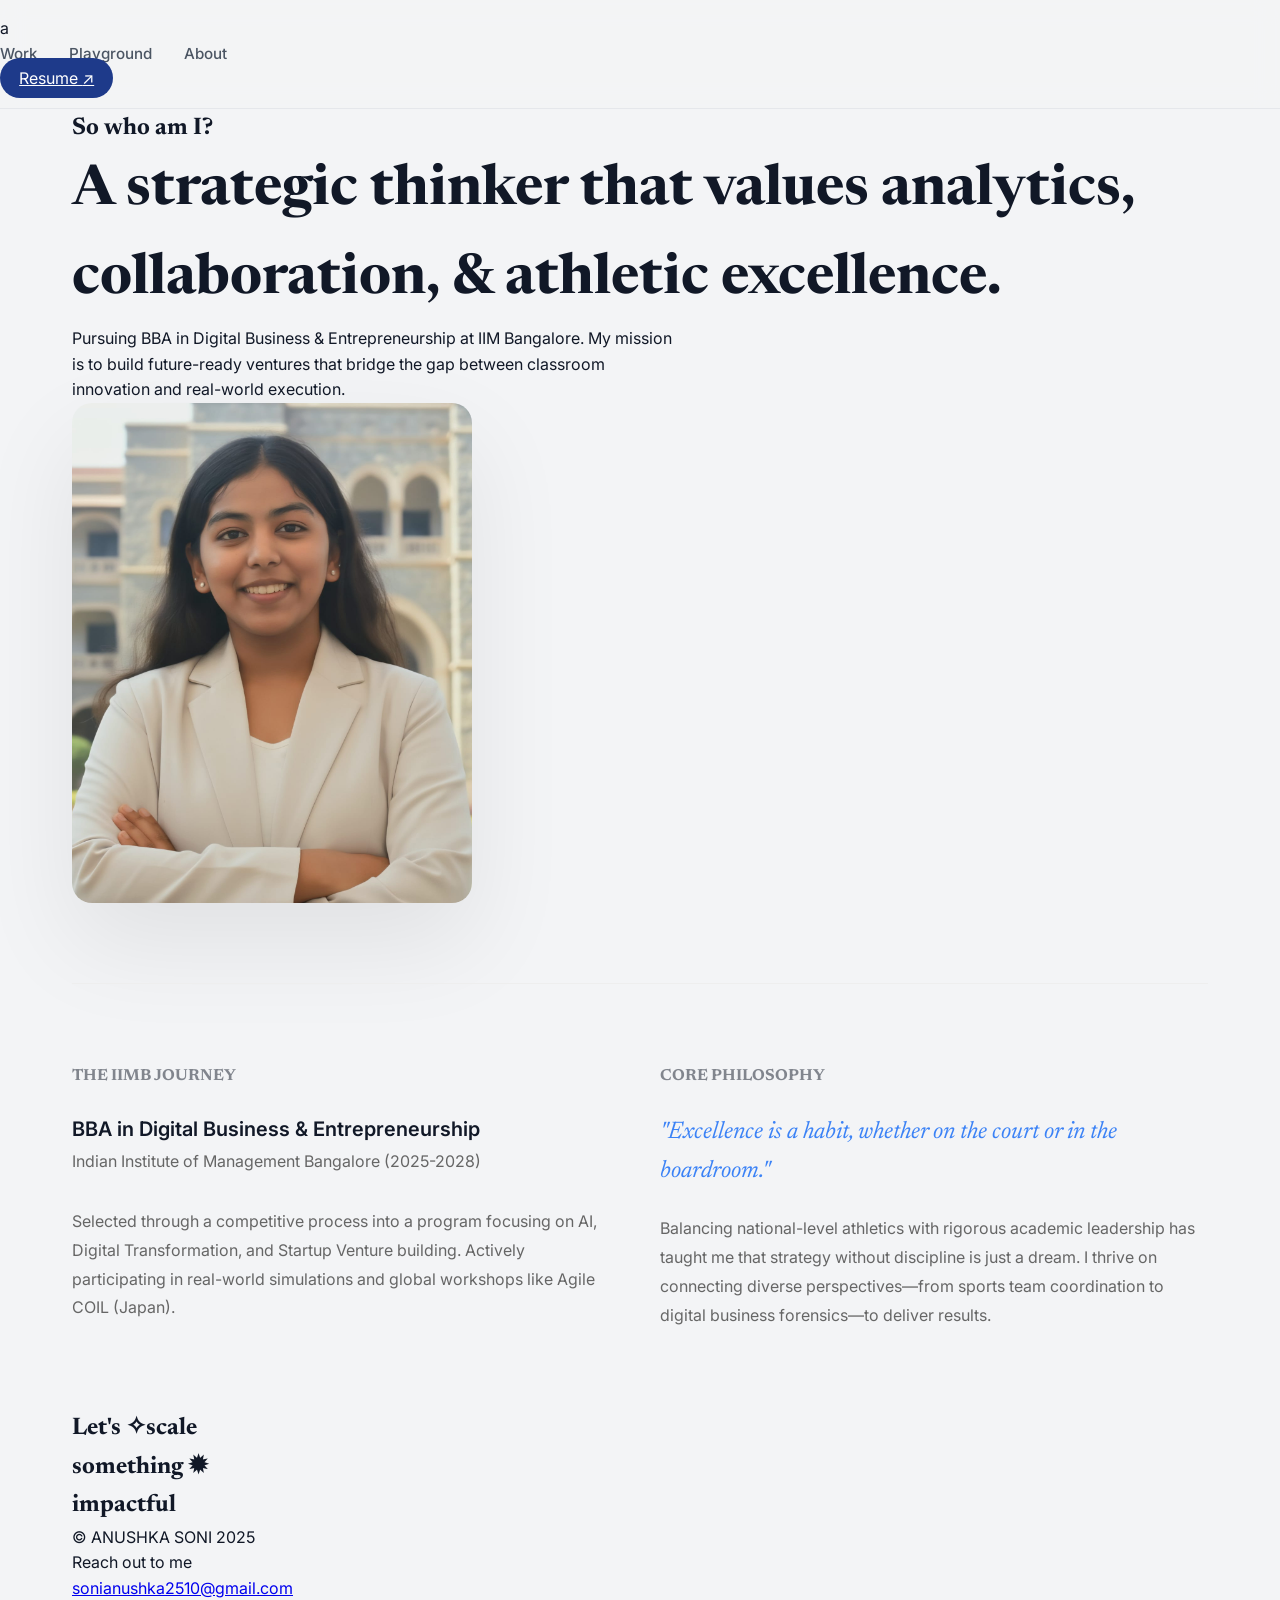
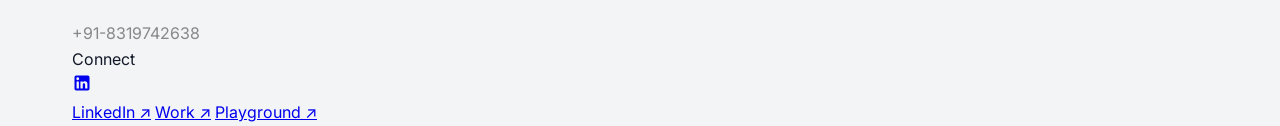
<file: about.html>
<!DOCTYPE html>
<html lang="en">
<head>
    <meta charset="UTF-8">
    <meta name="viewport" content="width=device-width, initial-scale=1.0">
    <title>About | Anushka Soni</title>
    <!-- Fonts -->
    <link rel="preconnect" href="https://fonts.googleapis.com">
    <link rel="preconnect" href="https://fonts.gstatic.com" crossorigin>
    <link href="https://fonts.googleapis.com/css2?family=Inter:wght@400;500;600&family=Newsreader:ital,wght@0,400;0,500;1,400;1,500&display=swap" rel="stylesheet">
    <link rel="stylesheet" href="styles.css">
</head>
<body>

    <nav class="navbar animate-on-scroll">
        <div class="nav-logo" onclick="window.location.href='index.html'">a</div>
        <div class="nav-links">
            <a href="index.html#work">Work</a>
            <a href="playground.html">Playground</a>
            <a href="about.html" class="active">About</a>
        </div>
        <a href="mailto:sonianushka2510@gmail.com" class="btn-resume">Resume <span class="arrow-up-right">↗</span></a>
    </nav>

    <div class="container">
        <!-- New About Hero Section based on latest screenshot -->
        <section class="about-hero animate-on-scroll">
            <div class="hero-content">
                <div class="hero-text">
                    <h2 class="subheading italic-serif">So who am I?</h2>
                    <h1 class="main-heading" style="font-size: 56px;">A strategic thinker that values analytics, collaboration, & athletic excellence.</h1>
                    <p class="description" style="max-width: 600px;">Pursuing BBA in Digital Business & Entrepreneurship at IIM Bangalore. My mission is to build future-ready ventures that bridge the gap between classroom innovation and real-world execution.</p>
                </div>
                <div class="hero-image" style="width: 400px; height: 500px; border-radius: 20px; overflow: hidden; box-shadow: 0 40px 100px rgba(0,0,0,0.08);">
                    <img src="assets/anushka_profile_new.jpeg" alt="Anushka Soni" style="width: 100%; height: 100%; object-fit: cover;">
                </div>
            </div>
        </section>

        <!-- Education Summary -->
        <section class="work-section animate-on-scroll" style="margin-top: 80px; padding-bottom: 80px; border-top: 1px solid #eee; padding-top: 80px;">
            <div style="display: grid; grid-template-columns: repeat(auto-fit, minmax(300px, 1fr)); gap: 40px;">
                <div>
                    <h3 class="case-title" style="font-size: 16px; opacity: 0.5; margin-bottom: 24px; text-transform: uppercase;">The IIMB Journey</h3>
                    <div style="margin-bottom: 32px;">
                        <p style="font-weight: 600; font-size: 20px;">BBA in Digital Business & Entrepreneurship</p>
                        <p style="font-size: 16px; color: #666; margin-top: 4px;">Indian Institute of Management Bangalore (2025-2028)</p>
                    </div>
                    <p style="color: #666; line-height: 1.8;">Selected through a competitive process into a program focusing on AI, Digital Transformation, and Startup Venture building. Actively participating in real-world simulations and global workshops like Agile COIL (Japan).</p>
                </div>
                <div>
                    <h3 class="case-title" style="font-size: 16px; opacity: 0.5; margin-bottom: 24px; text-transform: uppercase;">Core Philosophy</h3>
                    <p style="font-size: 24px; font-family: var(--font-serif); line-height: 1.6; color: var(--accent-blue); font-style: italic;">"Excellence is a habit, whether on the court or in the boardroom."</p>
                    <p style="margin-top: 24px; line-height: 1.8; color: #666;">Balancing national-level athletics with rigorous academic leadership has taught me that strategy without discipline is just a dream. I thrive on connecting diverse perspectives—from sports team coordination to digital business forensics—to deliver results.</p>
                </div>
            </div>
        </section>
    </div>

    <footer class="main-footer">
        <div class="container footer-wrap">
            <div class="footer-left">
                <h2 class="footer-logo-text">
                    Let's <span class="sparkle">✧</span>scale<br>
                    something <span class="sparkle">✹</span><br>
                    impactful
                </h2>
                <span class="footer-year">© ANUSHKA SONI 2025</span>
            </div>
            
            <div class="footer-right">
                <div class="contact-block">
                    <p class="contact-label">Reach out to me</p>
                    <a href="mailto:sonianushka2510@gmail.com" class="email-link">sonianushka2510@gmail.com</a>
                    <p style="margin-top: 20px; color: #888;">+91-8319742638</p>
                </div>
                
                <div class="social-block">
                    <p class="contact-label">Connect</p>
                    <div class="social-icons">
                        <a href="https://www.linkedin.com/in/anushka-soni-58915335b/?originalSubdomain=in" class="icon" aria-label="LinkedIn">
                            <svg width="20" height="20" viewBox="0 0 24 24" fill="currentColor"><path d="M19 3a2 2 0 0 1 2 2v14a2 2 0 0 1-2 2H5a2 2 0 0 1-2-2V5a2 2 0 0 1 2-2h14m-.5 15.5v-5.3a3.26 3.26 0 0 0-3.26-3.26c-.85 0-1.84.52-2.32 1.3v-1.11h-2.79v8.37h2.79v-4.93c0-.77.62-1.4 1.39-1.4a1.4 1.4 0 0 1 1.4 1.4v4.93h2.79M6.88 8.56a1.68 1.68 0 0 0 1.68-1.68c0-.93-.75-1.69-1.68-1.69a1.69 1.69 0 0 0-1.69 1.69c0 .93.76 1.68 1.69 1.68m1.39 9.94v-8.37H5.5v8.37h2.77z"/></svg>
                        </a>
                    </div>
                </div>

                <div class="footer-nav">
                    <a href="https://www.linkedin.com/in/anushka-soni-58915335b/?originalSubdomain=in">LinkedIn ↗</a>
                    <a href="index.html">Work ↗</a>
                    <a href="playground.html">Playground ↗</a>
                </div>
            </div>
        </div>
    </footer>

    <script src="script.js"></script>
</body>
</html>
</file>
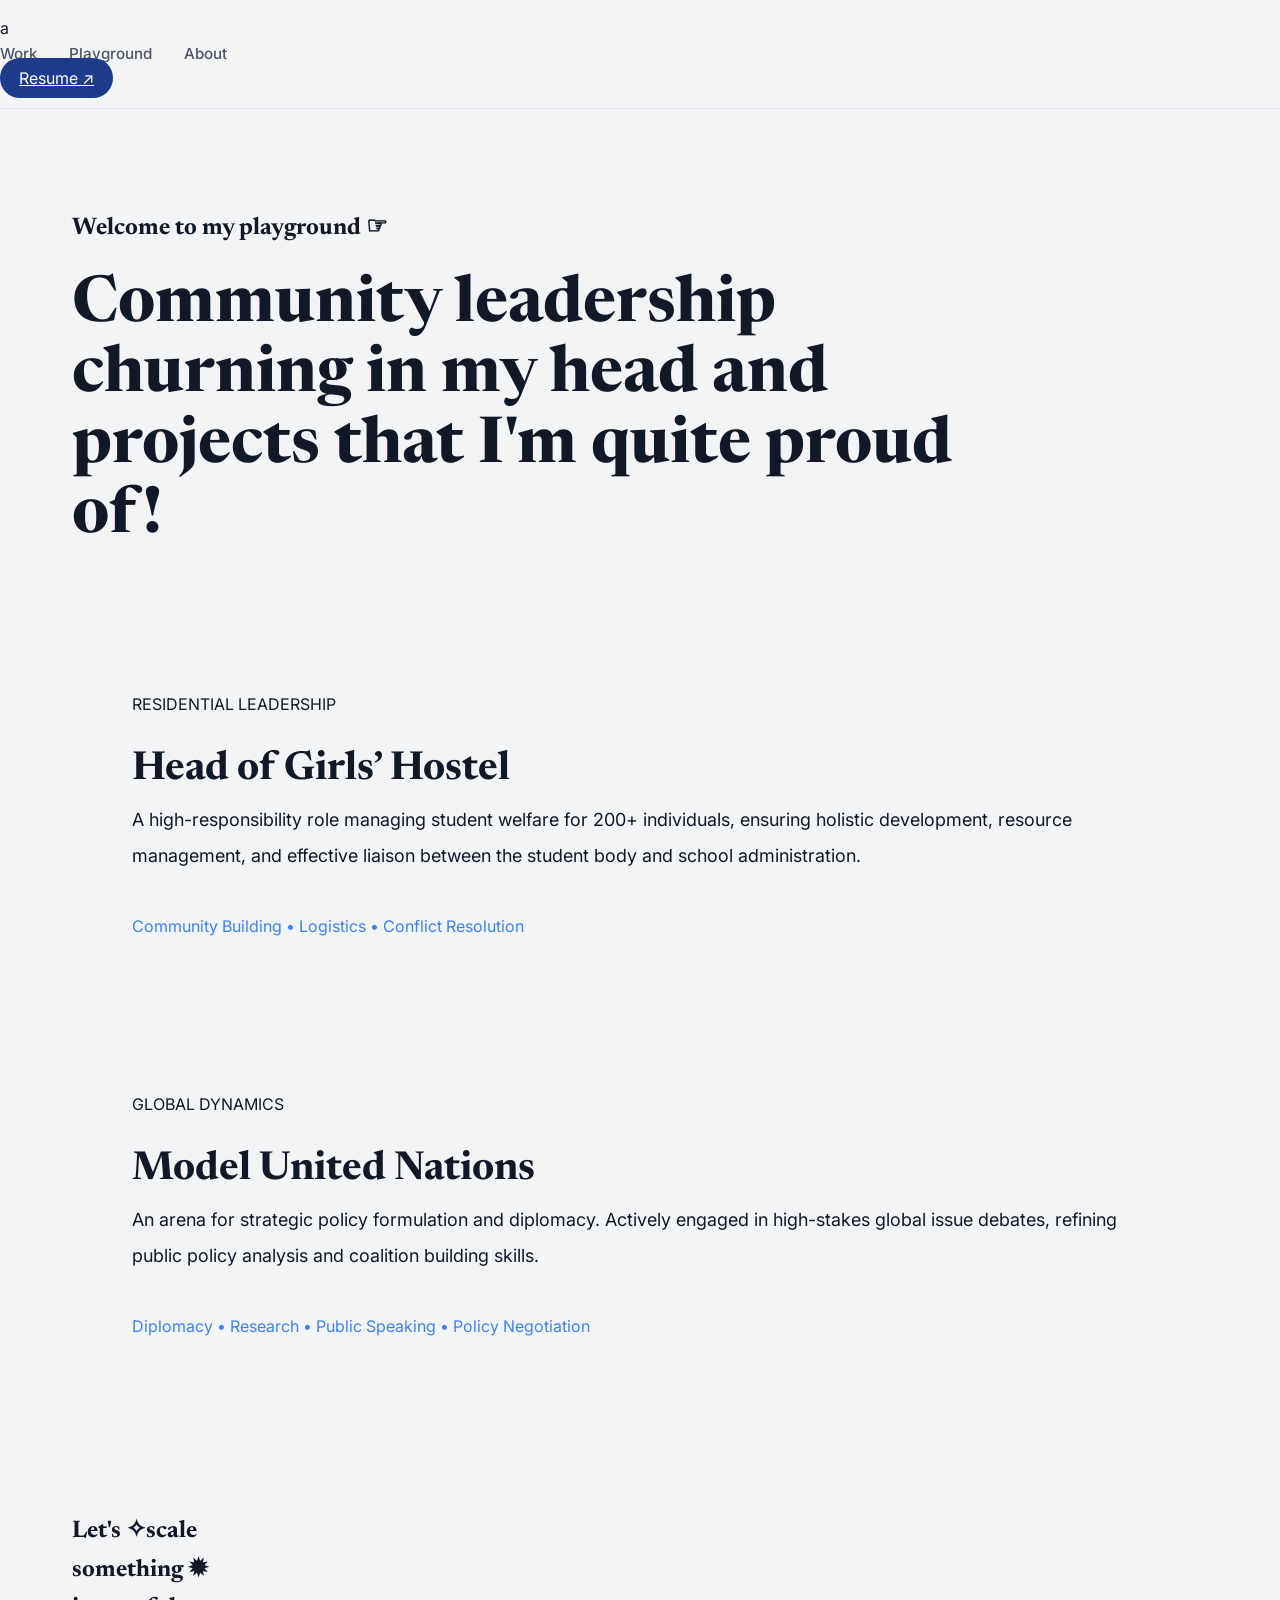
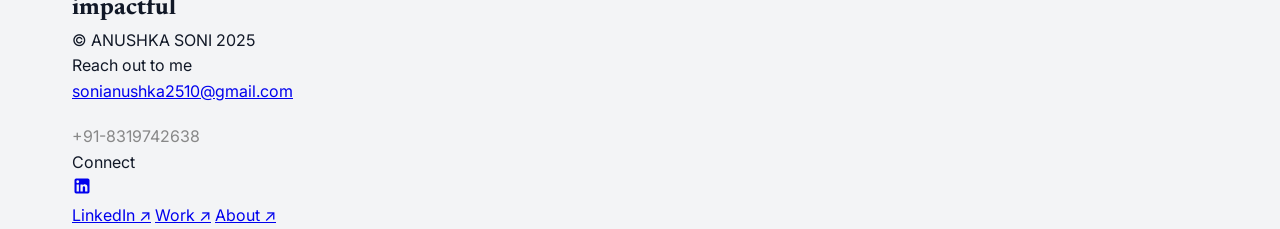
<file: playground.html>
<!DOCTYPE html>
<html lang="en">
<head>
    <meta charset="UTF-8">
    <meta name="viewport" content="width=device-width, initial-scale=1.0">
    <title>Playground | Anushka Soni</title>
    <!-- Fonts -->
    <link rel="preconnect" href="https://fonts.googleapis.com">
    <link rel="preconnect" href="https://fonts.gstatic.com" crossorigin>
    <link href="https://fonts.googleapis.com/css2?family=Inter:wght@400;500;600&family=Newsreader:ital,wght@0,400;0,500;1,400;1,500&display=swap" rel="stylesheet">
    <link rel="stylesheet" href="styles.css">
</head>
<body>

    <nav class="navbar animate-on-scroll">
        <div class="nav-logo" onclick="window.location.href='index.html'">a</div>
        <div class="nav-links">
            <a href="index.html#work">Work</a>
            <a href="playground.html" class="active">Playground</a>
            <a href="about.html">About</a>
        </div>
        <a href="mailto:sonianushka2510@gmail.com" class="btn-resume">Resume <span class="arrow-up-right">↗</span></a>
    </nav>

    <div class="container">
        <!-- New Playground Hero Section based on latest screenshot -->
        <section class="playground-v2 animate-on-scroll" style="padding-top: 100px; padding-bottom: 80px;">
            <div class="hero-v2-main-text" style="text-align: left; max-width: 900px;">
                <h2 class="subheading italic-serif">Welcome to my playground ☞</h2>
                <h1 class="main-heading" style="font-size: 64px; line-height: 1.1; margin-top: 24px;">Community leadership churning in my head and projects that I'm quite proud of!</h1>
            </div>

            <!-- Leadership / Playground Gallery -->
            <div class="projects-grid" style="margin-top: 80px;">
                <div class="project-card">
                    <div class="leadership-card" style="min-height: 400px; padding: 60px; justify-content: space-between;">
                        <div>
                            <span class="case-year">RESIDENTIAL LEADERSHIP</span>
                            <h3 style="font-size: 40px; margin-top: 20px;" class="case-title">Head of Girls’ Hostel</h3>
                        </div>
                        <p class="case-desc" style="font-size: 18px; line-height: 2;">A high-responsibility role managing student welfare for 200+ individuals, ensuring holistic development, resource management, and effective liaison between the student body and school administration.</p>
                        <div style="margin-top: 40px; color: var(--accent-blue);">Community Building • Logistics • Conflict Resolution</div>
                    </div>
                </div>

                <div class="project-card">
                    <div class="leadership-card" style="min-height: 400px; padding: 60px; justify-content: space-between; border-color: #eee;">
                        <div>
                            <span class="case-year">GLOBAL DYNAMICS</span>
                            <h3 style="font-size: 40px; margin-top: 20px;" class="case-title">Model United Nations</h3>
                        </div>
                        <p class="case-desc" style="font-size: 18px; line-height: 2;">An arena for strategic policy formulation and diplomacy. Actively engaged in high-stakes global issue debates, refining public policy analysis and coalition building skills.</p>
                        <div style="margin-top: 40px; color: var(--accent-blue);">Diplomacy • Research • Public Speaking • Policy Negotiation</div>
                    </div>
                </div>
            </div>
            
            <!-- <div class="case-study animate-on-scroll" style="margin-top: 100px;">
                <div class="case-text">
                    <h3 class="case-title">Agile COIL Workshop — Japan</h3>
                    <span class="case-year">HIROSHIMA UNIVERSITY</span>
                    <p class="case-desc">Represented IIMB globally, collaborating on <strong>circular economy and sustainable business</strong> models. Developing adaptability and a global perspective on complex problem solving.</p>
                </div>
                <div class="case-img-wrapper" style="background: #fdfbf7;">
                    <img src="https://images.unsplash.com/photo-1517048676732-d65bc937f952?auto=format&fit=crop&q=80&w=800" alt="Global Workshop">
                </div>
            </div> -->
        </section>
    </div>

    <footer class="main-footer">
        <div class="container footer-wrap">
            <div class="footer-left">
                <h2 class="footer-logo-text">
                    Let's <span class="sparkle">✧</span>scale<br>
                    something <span class="sparkle">✹</span><br>
                    impactful
                </h2>
                <span class="footer-year">© ANUSHKA SONI 2025</span>
            </div>
            
            <div class="footer-right">
                <div class="contact-block">
                    <p class="contact-label">Reach out to me</p>
                    <a href="mailto:sonianushka2510@gmail.com" class="email-link">sonianushka2510@gmail.com</a>
                    <p style="margin-top: 20px; color: #888;">+91-8319742638</p>
                </div>
                
                <div class="social-block">
                    <p class="contact-label">Connect</p>
                    <div class="social-icons">
                        <a href="https://www.linkedin.com/in/anushka-soni-58915335b/?originalSubdomain=in" class="icon" aria-label="LinkedIn">
                            <svg width="20" height="20" viewBox="0 0 24 24" fill="currentColor"><path d="M19 3a2 2 0 0 1 2 2v14a2 2 0 0 1-2 2H5a2 2 0 0 1-2-2V5a2 2 0 0 1 2-2h14m-.5 15.5v-5.3a3.26 3.26 0 0 0-3.26-3.26c-.85 0-1.84.52-2.32 1.3v-1.11h-2.79v8.37h2.79v-4.93c0-.77.62-1.4 1.39-1.4a1.4 1.4 0 0 1 1.4 1.4v4.93h2.79M6.88 8.56a1.68 1.68 0 0 0 1.68-1.68c0-.93-.75-1.69-1.68-1.69a1.69 1.69 0 0 0-1.69 1.69c0 .93.76 1.68 1.69 1.68m1.39 9.94v-8.37H5.5v8.37h2.77z"/></svg>
                        </a>
                    </div>
                </div>

                <div class="footer-nav">
                    <a href="https://www.linkedin.com/in/anushka-soni-58915335b/?originalSubdomain=in">LinkedIn ↗</a>
                    <a href="index.html">Work ↗</a>
                    <a href="about.html">About ↗</a>
                </div>
            </div>
        </div>
    </footer>

    <script src="script.js"></script>
</body>
</html>
</file>
<file: styles.css>
:root {
  --bg-primary: #f3f4f6;
  --bg-white: #ffffff;
  --text-main: #111827;
  --text-muted: #4b5563;
  --primary-navy: #1e3a8a;
  --accent-blue: #3b82f6;
  --border-color: #e5e7eb;
  --font-serif: 'Newsreader', serif;
  --font-sans: 'Inter', sans-serif;
  --container-max: 1200px;
}

* {
  margin: 0;
  padding: 0;
  box-sizing: border-box;
}

html {
  scroll-behavior: smooth;
}

body {
  font-family: var(--font-sans);
  background-color: var(--bg-primary);
  color: var(--text-main);
  line-height: 1.6;
  -webkit-font-smoothing: antialiased;
}

.container {
  max-width: var(--container-max);
  margin: 0 auto;
  padding: 0 2rem;
}

h1, h2, h3, .serif {
  font-family: var(--font-serif);
}

.italic {
  font-style: italic;
}

/* Animations */
.animate-ready {
  opacity: 0;
  transform: translateY(30px);
  transition: all 0.8s cubic-bezier(0.16, 1, 0.3, 1);
}

.animate-ready.visible {
  opacity: 1;
  transform: translateY(0);
}

/* Navbar */
.navbar {
  position: sticky;
  top: 0;
  z-index: 1000;
  background: rgba(243, 244, 246, 0.8);
  backdrop-filter: blur(12px);
  border-bottom: 1px solid var(--border-color);
  padding: 1rem 0;
}

.nav-content {
  display: flex;
  justify-content: space-between;
  align-items: center;
}

.logo {
  font-family: var(--font-serif);
  font-size: 1.5rem;
  font-weight: 600;
  color: var(--primary-navy);
  text-decoration: none;
}

.nav-links {
  display: flex;
  gap: 2rem;
  align-items: center;
}

.nav-links a {
  text-decoration: none;
  color: var(--text-muted);
  font-size: 0.95rem;
  font-weight: 500;
  transition: color 0.3s;
}

.nav-links a:hover {
  color: var(--primary-navy);
}

.btn-resume {
  background: var(--primary-navy);
  color: white !important;
  padding: 0.6rem 1.2rem;
  border-radius: 9999px;
  transition: transform 0.3s, background 0.3s;
}

.btn-resume:hover {
  background: #172554;
  transform: translateY(-2px);
}

/* Hero Section */
.hero {
  padding: 8rem 0 6rem;
  text-align: center;
}

.hero h1 {
  font-size: clamp(3rem, 10vw, 5rem);
  color: var(--primary-navy);
  font-weight: 500;
  margin-bottom: 1rem;
  line-height: 1.1;
}

.hero .subtitle {
  font-size: 1.25rem;
  color: var(--text-muted);
  font-weight: 400;
  margin-bottom: 2rem;
}

.hero .intro {
  max-width: 600px;
  margin: 0 auto;
  font-size: 1.1rem;
  color: var(--text-main);
}

/* Gallery Section */
.section-header {
  margin-bottom: 4rem;
}

.section-header h2 {
  font-size: 2.5rem;
  font-weight: 500;
  color: var(--text-main);
}

.gallery-grid {
  display: grid;
  grid-template-columns: repeat(3, 1fr);
  gap: 1.5rem;
  margin-top: 2rem;
}

.gallery-item {
  border-radius: 0.75rem;
  overflow: hidden;
  aspect-ratio: 1;
  background: #e5e7eb;
}

.gallery-item img {
  width: 100%;
  height: 100%;
  object-fit: cover;
  transition: transform 0.5s;
}

.gallery-item:hover img {
  transform: scale(1.05);
}

/* Skills Section */
.skills-section {
  padding: 6rem 0;
  background: var(--bg-white);
  margin-top: 6rem;
}

.skills-grid {
  display: grid;
  grid-template-columns: repeat(auto-fit, minmax(300px, 1fr));
  gap: 2rem;
}

.skill-card {
  padding: 2.5rem;
  border: 1px solid var(--border-color);
  border-radius: 1rem;
  background: var(--bg-primary);
}

.skill-card h3 {
  font-size: 1.5rem;
  margin-bottom: 1.5rem;
  color: var(--primary-navy);
}

.skill-list {
  list-style: none;
}

.skill-list li {
  margin-bottom: 0.75rem;
  padding-left: 1.5rem;
  position: relative;
}

.skill-list li::before {
  content: '→';
  position: absolute;
  left: 0;
  color: var(--accent-blue);
}

/* Education Timeline */
.education-timeline {
  padding: 6rem 0;
}

.timeline {
  position: relative;
  max-width: 800px;
  margin: 0 auto;
}

.timeline-item {
  padding: 2rem 0 2rem 3rem;
  border-left: 2px solid var(--border-color);
  position: relative;
}

.timeline-item::after {
  content: '';
  position: absolute;
  left: -7px;
  top: 2.5rem;
  width: 12px;
  height: 12px;
  background: var(--primary-navy);
  border-radius: 50%;
}

.timeline-date {
  font-weight: 600;
  color: var(--primary-navy);
  margin-bottom: 0.5rem;
  display: block;
}

.timeline-content h3 {
  font-size: 1.5rem;
  margin-bottom: 0.5rem;
}

.timeline-content p {
  color: var(--text-muted);
}

/* Athletics Section */
.athletics-grid {
  display: grid;
  grid-template-columns: repeat(2, 1fr);
  gap: 2rem;
  margin-top: 3rem;
}

.at-card {
  background: var(--bg-white);
  border-radius: 1rem;
  padding: 2rem;
  border: 1px solid var(--border-color);
}

.at-card img {
  width: 100%;
  height: 250px;
  object-fit: cover;
  border-radius: 0.5rem;
  margin-bottom: 1.5rem;
}

/* Footer & Contact */
.footer {
  padding: 8rem 0 4rem;
  background: var(--primary-navy);
  color: white;
  margin-top: 6rem;
}

.footer-content {
  text-align: center;
}

.footer h2 {
  font-size: 3rem;
  margin-bottom: 2rem;
}

.contact-links {
  display: flex;
  justify-content: center;
  gap: 3rem;
  margin-bottom: 4rem;
}

.contact-links a {
  color: white;
  text-decoration: underline;
  font-size: 1.25rem;
}

.copyright {
  font-size: 0.875rem;
  opacity: 0.6;
}

/* Mobile Tweaks */
@media (max-width: 768px) {
  .nav-links { display: none; }
  .gallery-grid { grid-template-columns: 1fr; }
  .athletics-grid { grid-template-columns: 1fr; }
  .hero h1 { font-size: 3.5rem; }
  .footer h2 { font-size: 2.25rem; }
}
</file>
